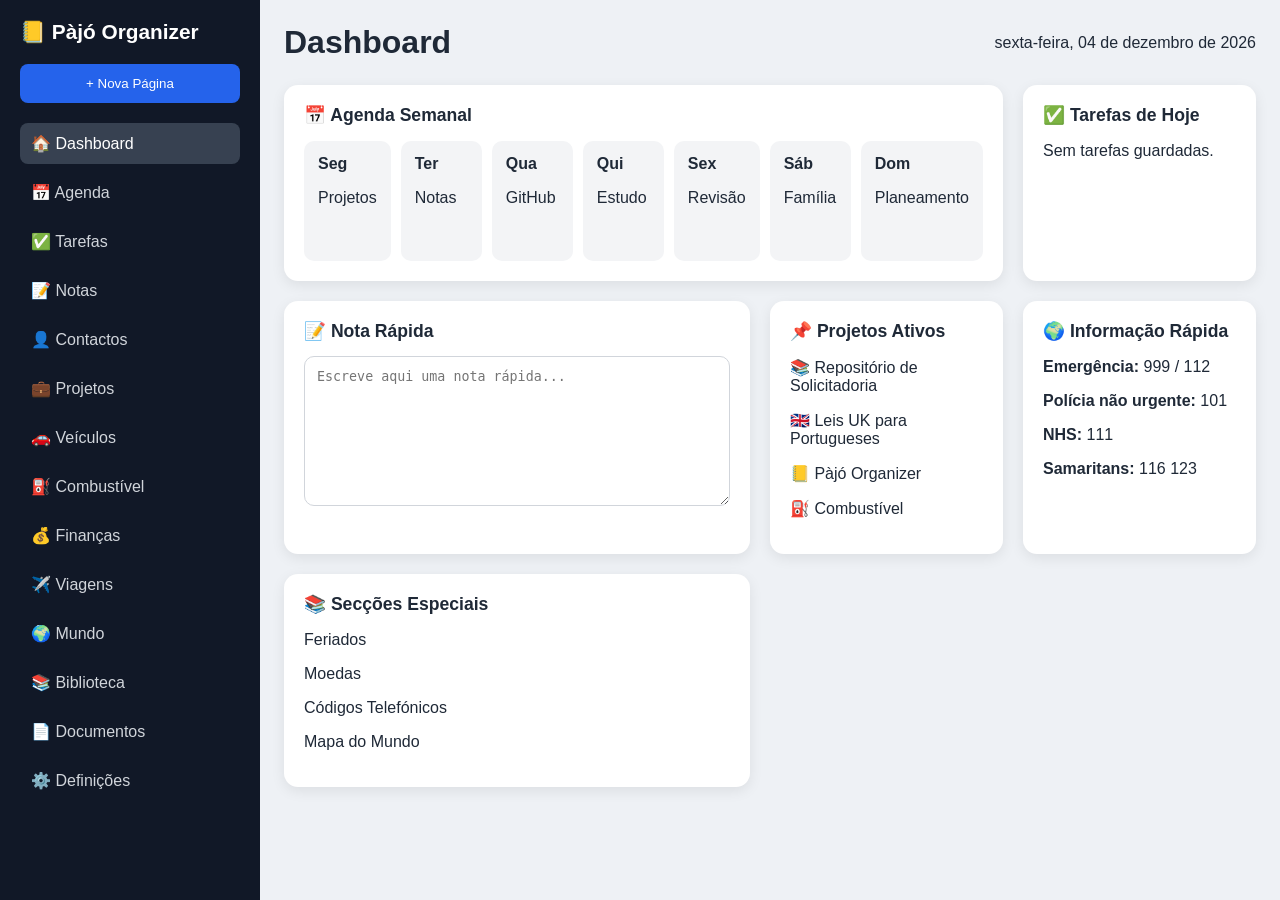
<file: index.html>
<!DOCTYPE html>
<html lang="pt">
<head>
<meta charset="UTF-8">
<meta name="viewport" content="width=device-width, initial-scale=1.0">
<title>Pàjó Organizer</title>
<link rel="manifest" href="manifest.json">
<link rel="stylesheet" href="css/style.css">
</head>
<body>

<div class="app">

<aside class="sidebar">
    <div class="logo">📒 Pàjó Organizer</div>
    <button class="new-page">+ Nova Página</button>

    <nav>
        <a class="active" data-section="dashboard">🏠 Dashboard</a>
        <a href="agenda/index.html">📅 Agenda</a>
        <a href="tarefas/index.html">✅ Tarefas</a>
        <a href="notas/index.html">📝 Notas</a>
        <a href="contactos/index.html">👤 Contactos</a>
        <a href="projetos/index.html">💼 Projetos</a>
        <a href="veiculos/index.html">🚗 Veículos</a>
        <a href="combustivel/index.html">⛽ Combustível</a>
        <a href="financas/index.html">💰 Finanças</a>
        <a href="viagens/index.html">✈️ Viagens</a>
        <a href="mundo/index.html">🌍 Mundo</a>
        <a href="biblioteca/index.html">📚 Biblioteca</a>
        <a href="documentos/index.html">📄 Documentos</a>
        <a href="definicoes/index.html">⚙️ Definições</a>
    </nav>
</aside>

<main class="main">

<header class="topbar">
    <h1 id="page-title">Dashboard</h1>
    <span id="today"></span>
</header>

<section id="dashboard" class="section active-section">
    <div class="grid">
        <div class="card large">
            <h2>📅 Agenda Semanal</h2>
            <div class="week">
                <div><strong>Seg</strong><p>Projetos</p></div>
                <div><strong>Ter</strong><p>Notas</p></div>
                <div><strong>Qua</strong><p>GitHub</p></div>
                <div><strong>Qui</strong><p>Estudo</p></div>
                <div><strong>Sex</strong><p>Revisão</p></div>
                <div><strong>Sáb</strong><p>Família</p></div>
                <div><strong>Dom</strong><p>Planeamento</p></div>
            </div>
        </div>

        <div class="card">
            <h2>✅ Tarefas de Hoje</h2>
            <ul id="dashboard-tasks"></ul>
        </div>

        <div class="card note">
            <h2>📝 Nota Rápida</h2>
            <textarea id="quick-note" placeholder="Escreve aqui uma nota rápida..."></textarea>
        </div>

        <div class="card">
            <h2>📌 Projetos Ativos</h2>
            <p>📚 Repositório de Solicitadoria</p>
            <p>🇬🇧 Leis UK para Portugueses</p>
            <p>📒 Pàjó Organizer</p>
            <p>⛽ Combustível</p>
        </div>

        <div class="card">
            <h2>🌍 Informação Rápida</h2>
            <p><strong>Emergência:</strong> 999 / 112</p>
            <p><strong>Polícia não urgente:</strong> 101</p>
            <p><strong>NHS:</strong> 111</p>
            <p><strong>Samaritans:</strong> 116 123</p>
        </div>

        <div class="card">
            <h2>📚 Secções Especiais</h2>
            <p>Feriados</p>
            <p>Moedas</p>
            <p>Códigos Telefónicos</p>
            <p>Mapa do Mundo</p>
        </div>
    </div>
</section>

<section id="agenda" class="section">
    <div class="card">
        <h2>📅 Agenda</h2>

        <div class="agenda-controls">
            <button id="agenda-prev">⬅ Anterior</button>
            <button id="agenda-today">Hoje</button>
            <button id="agenda-next">Seguinte ➡</button>
        </div>

        <div class="agenda-tabs">
            <button class="agenda-tab active" data-view="day">Dia</button>
            <button class="agenda-tab" data-view="week">Semana</button>
            <button class="agenda-tab" data-view="month">Mês</button>
            <button class="agenda-tab" data-view="year">Ano</button>
        </div>

        <h3 id="agenda-title"></h3>

        <div id="agenda-view"></div>

        <div class="event-form">
            <h3>➕ Novo compromisso</h3>
            <input id="event-title" type="text" placeholder="Título do compromisso">
            <input id="event-date" type="date">
            <input id="event-time" type="time">
            <textarea id="event-notes" placeholder="Notas..."></textarea>
            <button id="add-event">Adicionar compromisso</button>
        </div>

        <h3>📌 Compromissos guardados</h3>
        <ul id="event-list"></ul>
    </div>
</section>

<section id="tarefas" class="section">
    <div class="card">
        <h2>✅ Tarefas</h2>
        <div class="task-input">
            <input id="task-text" type="text" placeholder="Nova tarefa...">
            <button id="add-task">Adicionar</button>
        </div>
        <ul id="task-list"></ul>
    </div>
</section>

<section id="notas" class="section">
    <div class="card">
        <h2>📝 Notas</h2>
        <textarea id="main-notes" placeholder="Notas gerais..."></textarea>
    </div>
</section>

<section id="contactos" class="section">
    <div class="card">
        <h2>👤 Contactos</h2>
        <p>Área para contactos importantes.</p>
    </div>
</section>

<section id="projetos" class="section">
    <div class="card">
        <h2>💼 Projetos</h2>
        <p>Repositório de Solicitadoria, Leis UK, Organizer, Combustível, livros e ideias.</p>
    </div>
</section>

<section id="financas" class="section">
    <div class="card">
        <h2>💰 Finanças</h2>
        <p>Área para despesas, combustível, investimentos e controlo mensal.</p>
    </div>
</section>

<section id="viagens" class="section">
    <div class="card">
        <h2>✈️ Viagens</h2>
        <p>Informação de viagens, aeroportos, fusos horários e mapas.</p>
    </div>
</section>

<section id="mundo" class="section">
    <div class="grid">
        <div class="card"><h2>🌍 Fusos Horários</h2><p>UK: GMT/BST</p><p>Portugal: GMT/BST</p><p>Brasil: UTC -3</p></div>
        <div class="card"><h2>💱 Moedas</h2><p>Reino Unido: Libra (£)</p><p>Portugal: Euro (€)</p><p>EUA: Dólar ($)</p></div>
        <div class="card"><h2>☎️ Códigos Telefónicos</h2><p>UK: +44</p><p>Portugal: +351</p><p>Brasil: +55</p></div>
        <div class="card"><h2>🏖️ Feriados</h2><p>Secção futura para feriados UK, Portugal e internacionais.</p></div>
    </div>
</section>

<section id="definicoes" class="section">
    <div class="card">
        <h2>⚙️ Definições</h2>
        <button id="clear-data">Limpar dados guardados</button>
    </div>
</section>

</main>
</div>

<script src="js/script.js"></script>
</body>
</html>
</file>
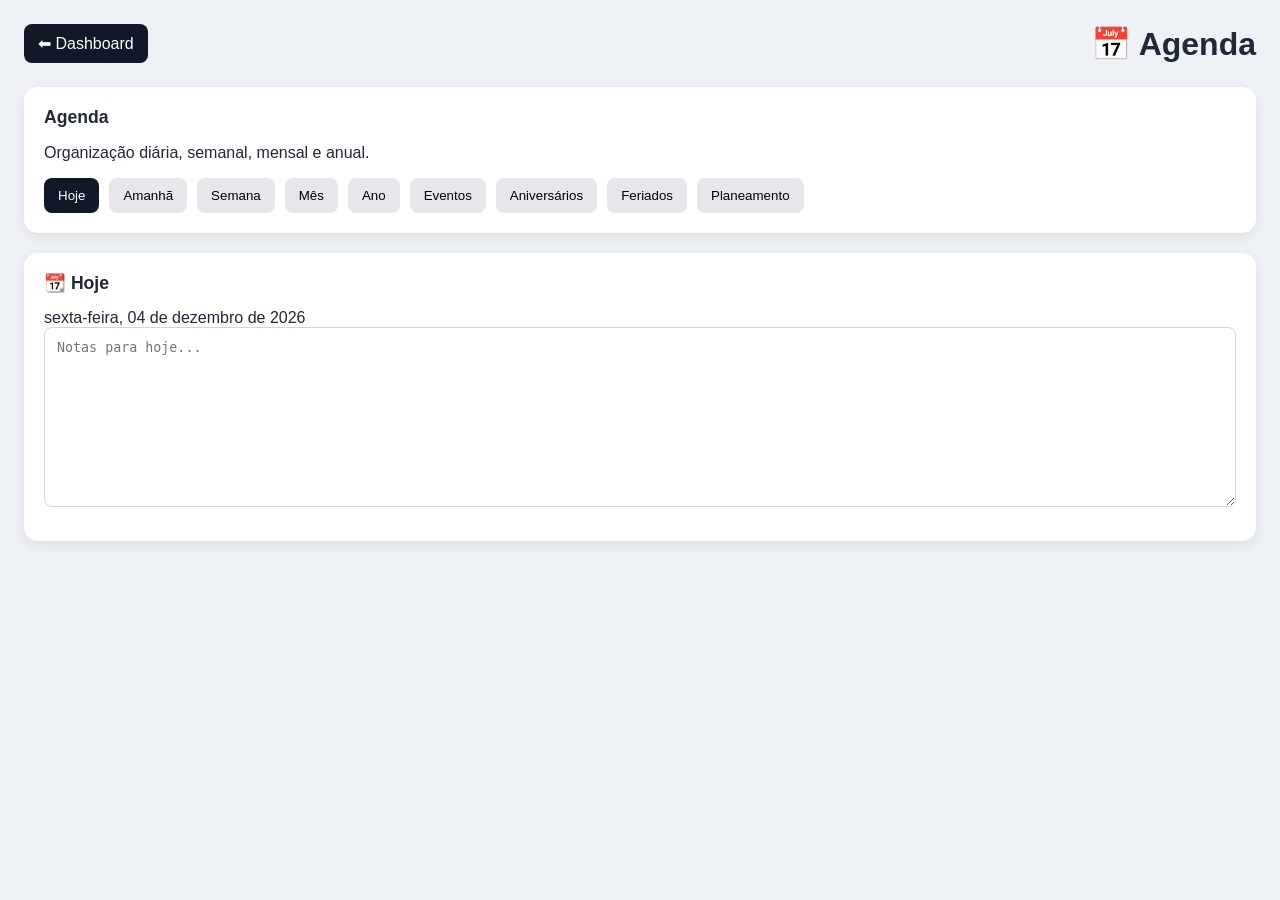
<file: agenda/index.html>
<!DOCTYPE html>
<html lang="pt">
<head>
<meta charset="UTF-8">
<meta name="viewport" content="width=device-width, initial-scale=1.0">
<title>Agenda | Pàjó Organizer</title>
<link rel="stylesheet" href="../css/style.css">
</head>
<body>

<div class="module-page">

<header class="module-header">
    <a href="../index.html">⬅ Dashboard</a>
    <h1>📅 Agenda</h1>
</header>

<main class="agenda-module">

<section class="card">
    <h2>Agenda</h2>
    <p>Organização diária, semanal, mensal e anual.</p>

    <div class="agenda-menu">
        <button class="agenda-menu-btn active" data-tab="hoje">Hoje</button>
        <button class="agenda-menu-btn" data-tab="amanha">Amanhã</button>
        <button class="agenda-menu-btn" data-tab="semana">Semana</button>
        <button class="agenda-menu-btn" data-tab="mes">Mês</button>
        <button class="agenda-menu-btn" data-tab="ano">Ano</button>
        <button class="agenda-menu-btn" data-tab="eventos">Eventos</button>
        <button class="agenda-menu-btn" data-tab="aniversarios">Aniversários</button>
        <button class="agenda-menu-btn" data-tab="feriados">Feriados</button>
        <button class="agenda-menu-btn" data-tab="planeamento">Planeamento</button>
    </div>
</section>

<section id="hoje" class="agenda-tab-content active-tab card">
    <h2>📆 Hoje</h2>
    <div id="agenda-today-date"></div>
    <textarea id="agenda-hoje-notas" placeholder="Notas para hoje..."></textarea>
</section>

<section id="amanha" class="agenda-tab-content card">
    <h2>📆 Amanhã</h2>
    <div id="agenda-tomorrow-date"></div>
    <textarea id="agenda-amanha-notas" placeholder="Notas para amanhã..."></textarea>
</section>

<section id="semana" class="agenda-tab-content card">
    <h2>📖 Semana</h2>
    <div class="agenda-week-paper">
        <textarea placeholder="Segunda-feira"></textarea>
        <textarea placeholder="Terça-feira"></textarea>
        <textarea placeholder="Quarta-feira"></textarea>
        <textarea placeholder="Quinta-feira"></textarea>
        <textarea placeholder="Sexta-feira"></textarea>
        <textarea placeholder="Sábado"></textarea>
        <textarea placeholder="Domingo"></textarea>
    </div>
</section>

<section id="mes" class="agenda-tab-content card">
    <h2>🗓 Mês</h2>
    <p>Planeamento mensal.</p>
    <textarea id="agenda-mes-notas" placeholder="Notas do mês..."></textarea>
</section>

<section id="ano" class="agenda-tab-content card">
    <h2>📊 Ano</h2>
    <p>Planeamento anual.</p>
    <textarea id="agenda-ano-notas" placeholder="Objetivos e notas do ano..."></textarea>
</section>

<section id="eventos" class="agenda-tab-content card">
    <h2>📌 Eventos</h2>
    <input id="evento-titulo" type="text" placeholder="Título do evento">
    <input id="evento-data" type="date">
    <input id="evento-hora" type="time">
    <button id="guardar-evento">Guardar evento</button>
    <ul id="lista-eventos"></ul>
</section>

<section id="aniversarios" class="agenda-tab-content card">
    <h2>🎂 Aniversários</h2>
    <input id="aniv-nome" type="text" placeholder="Nome">
    <input id="aniv-data" type="date">
    <button id="guardar-aniv">Guardar aniversário</button>
    <ul id="lista-aniversarios"></ul>
</section>

<section id="feriados" class="agenda-tab-content card">
    <h2>🎉 Feriados</h2>
    <p>Secção para feriados do Reino Unido, Portugal e outros países.</p>
</section>

<section id="planeamento" class="agenda-tab-content card">
    <h2>🧭 Planeamento</h2>
    <textarea id="agenda-planeamento" placeholder="Planeamento geral..."></textarea>
</section>

</main>

</div>

<script src="script.js"></script>
</body>
</html>
</file>
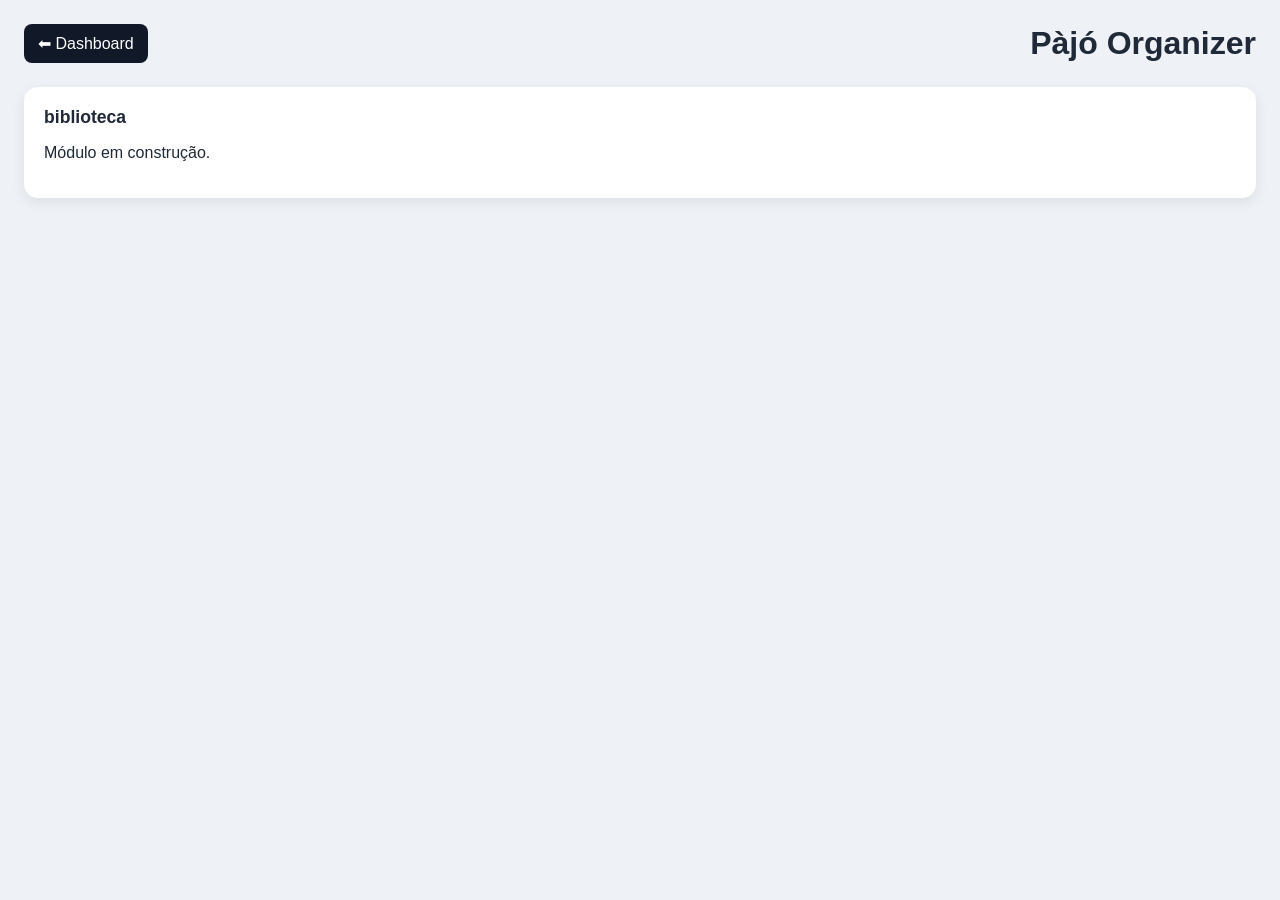
<file: biblioteca/index.html>
<!DOCTYPE html>
<html lang="pt">
<head>
<meta charset="UTF-8">
<meta name="viewport" content="width=device-width, initial-scale=1.0">
<title>Pàjó Organizer — biblioteca</title>
<link rel="stylesheet" href="../css/style.css">
</head>
<body>

<div class="module-page">
    <header class="module-header">
        <a href="../index.html">⬅ Dashboard</a>
        <h1>Pàjó Organizer</h1>
    </header>

    <main class="card">
        <h2>biblioteca</h2>
        <p>Módulo em construção.</p>
    </main>
</div>

</body>
</html>
</file>
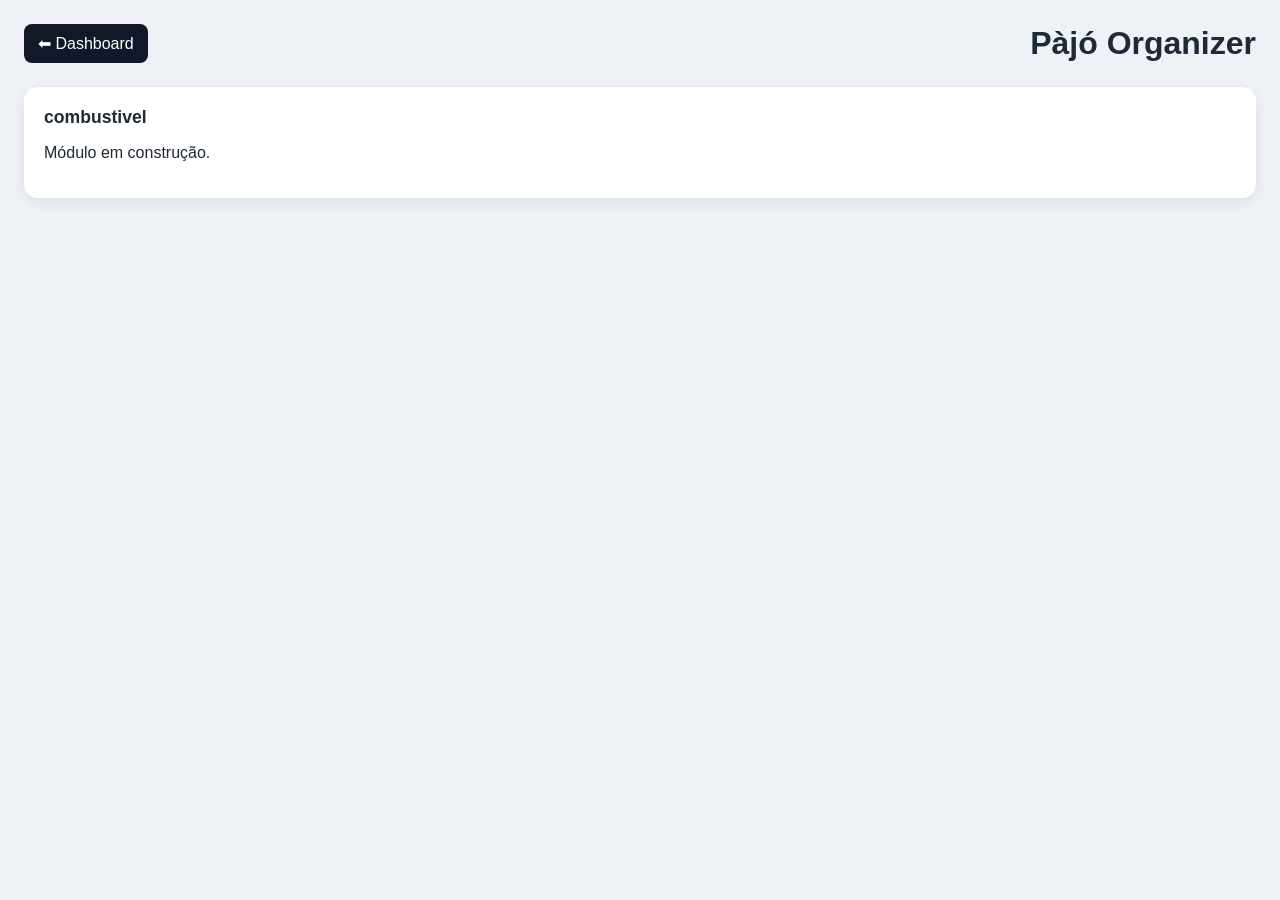
<file: combustivel/index.html>
<!DOCTYPE html>
<html lang="pt">
<head>
<meta charset="UTF-8">
<meta name="viewport" content="width=device-width, initial-scale=1.0">
<title>Pàjó Organizer — combustivel</title>
<link rel="stylesheet" href="../css/style.css">
</head>
<body>

<div class="module-page">
    <header class="module-header">
        <a href="../index.html">⬅ Dashboard</a>
        <h1>Pàjó Organizer</h1>
    </header>

    <main class="card">
        <h2>combustivel</h2>
        <p>Módulo em construção.</p>
    </main>
</div>

</body>
</html>
</file>
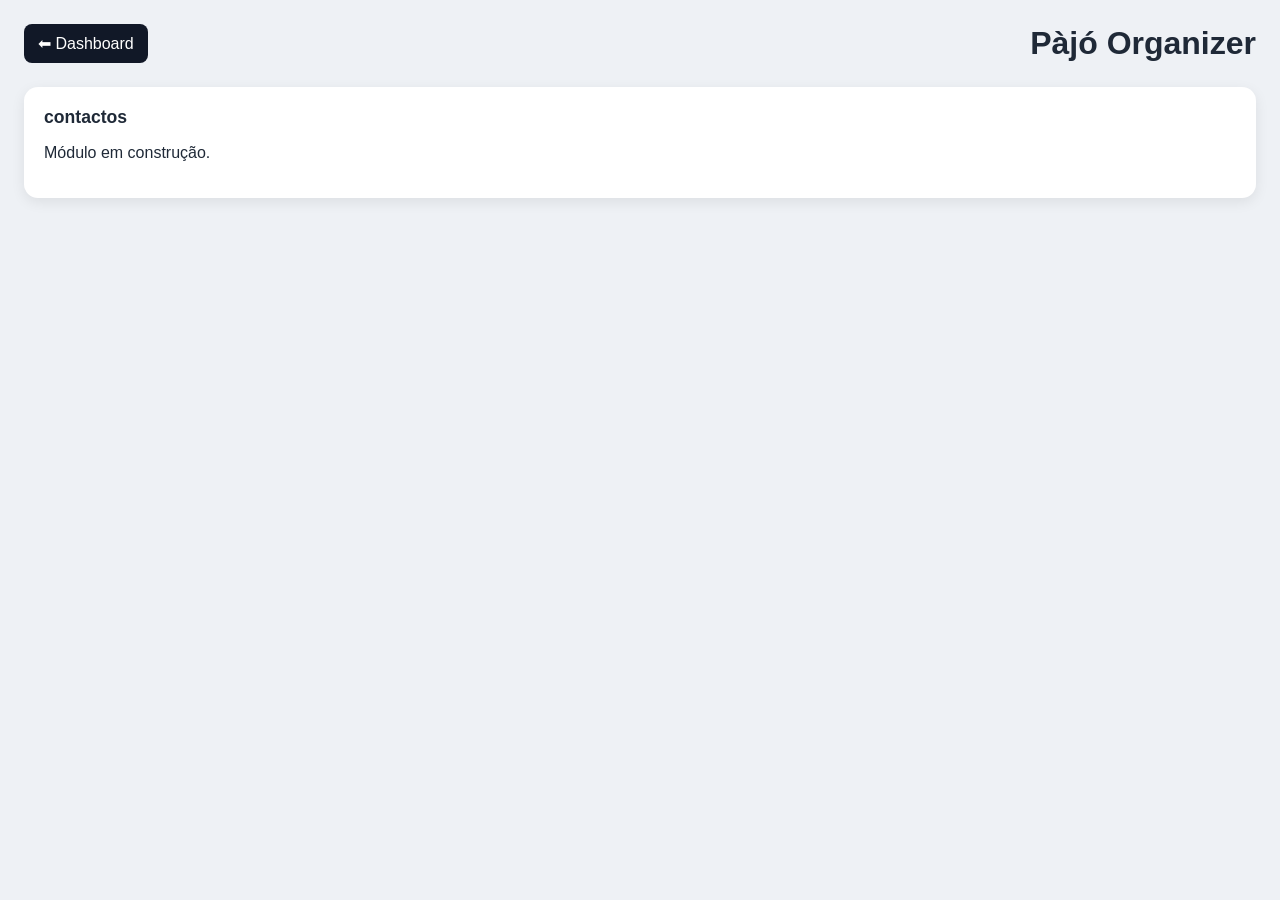
<file: contactos/index.html>
<!DOCTYPE html>
<html lang="pt">
<head>
<meta charset="UTF-8">
<meta name="viewport" content="width=device-width, initial-scale=1.0">
<title>Pàjó Organizer — contactos</title>
<link rel="stylesheet" href="../css/style.css">
</head>
<body>

<div class="module-page">
    <header class="module-header">
        <a href="../index.html">⬅ Dashboard</a>
        <h1>Pàjó Organizer</h1>
    </header>

    <main class="card">
        <h2>contactos</h2>
        <p>Módulo em construção.</p>
    </main>
</div>

</body>
</html>
</file>
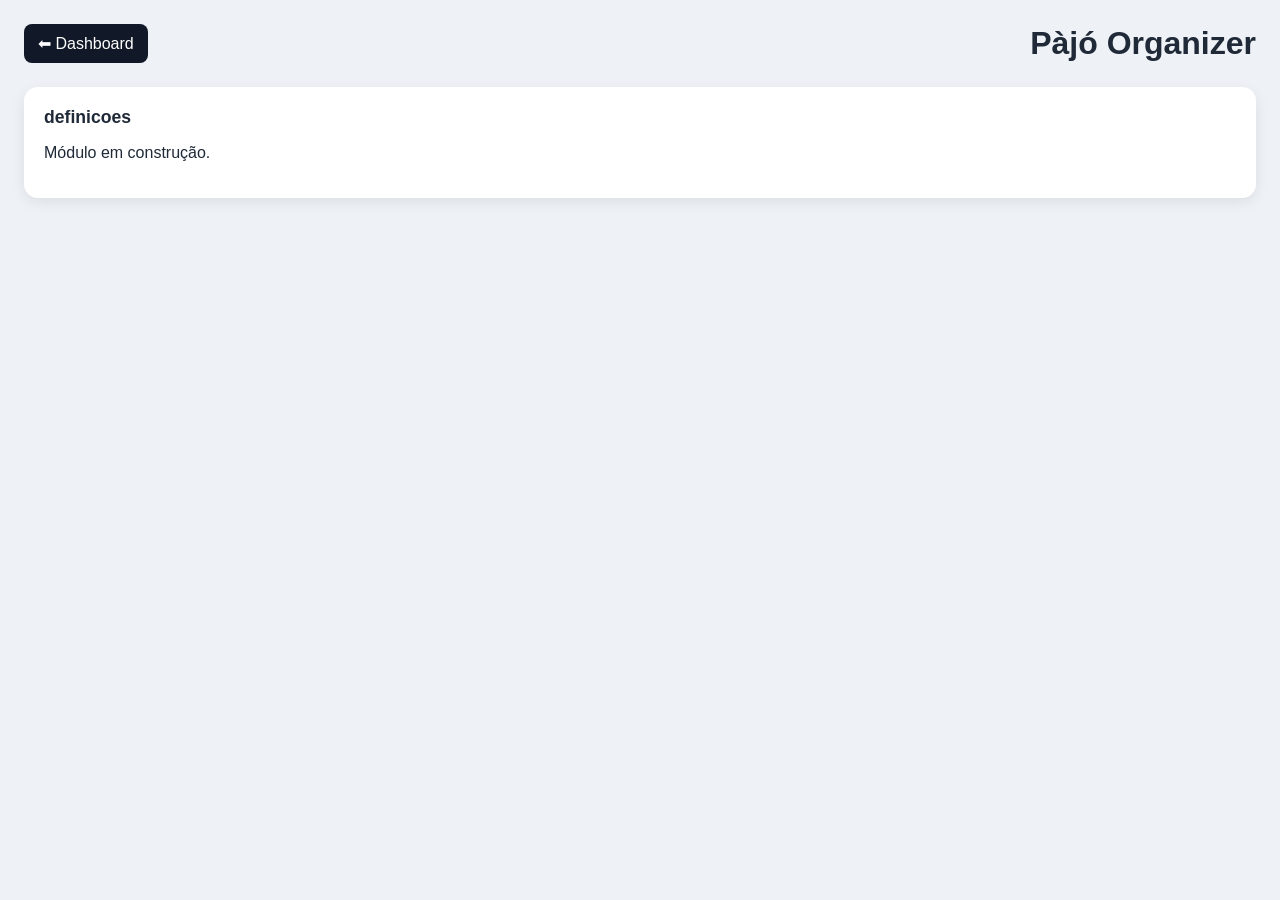
<file: definicoes/index.html>
<!DOCTYPE html>
<html lang="pt">
<head>
<meta charset="UTF-8">
<meta name="viewport" content="width=device-width, initial-scale=1.0">
<title>Pàjó Organizer — definicoes</title>
<link rel="stylesheet" href="../css/style.css">
</head>
<body>

<div class="module-page">
    <header class="module-header">
        <a href="../index.html">⬅ Dashboard</a>
        <h1>Pàjó Organizer</h1>
    </header>

    <main class="card">
        <h2>definicoes</h2>
        <p>Módulo em construção.</p>
    </main>
</div>

</body>
</html>
</file>
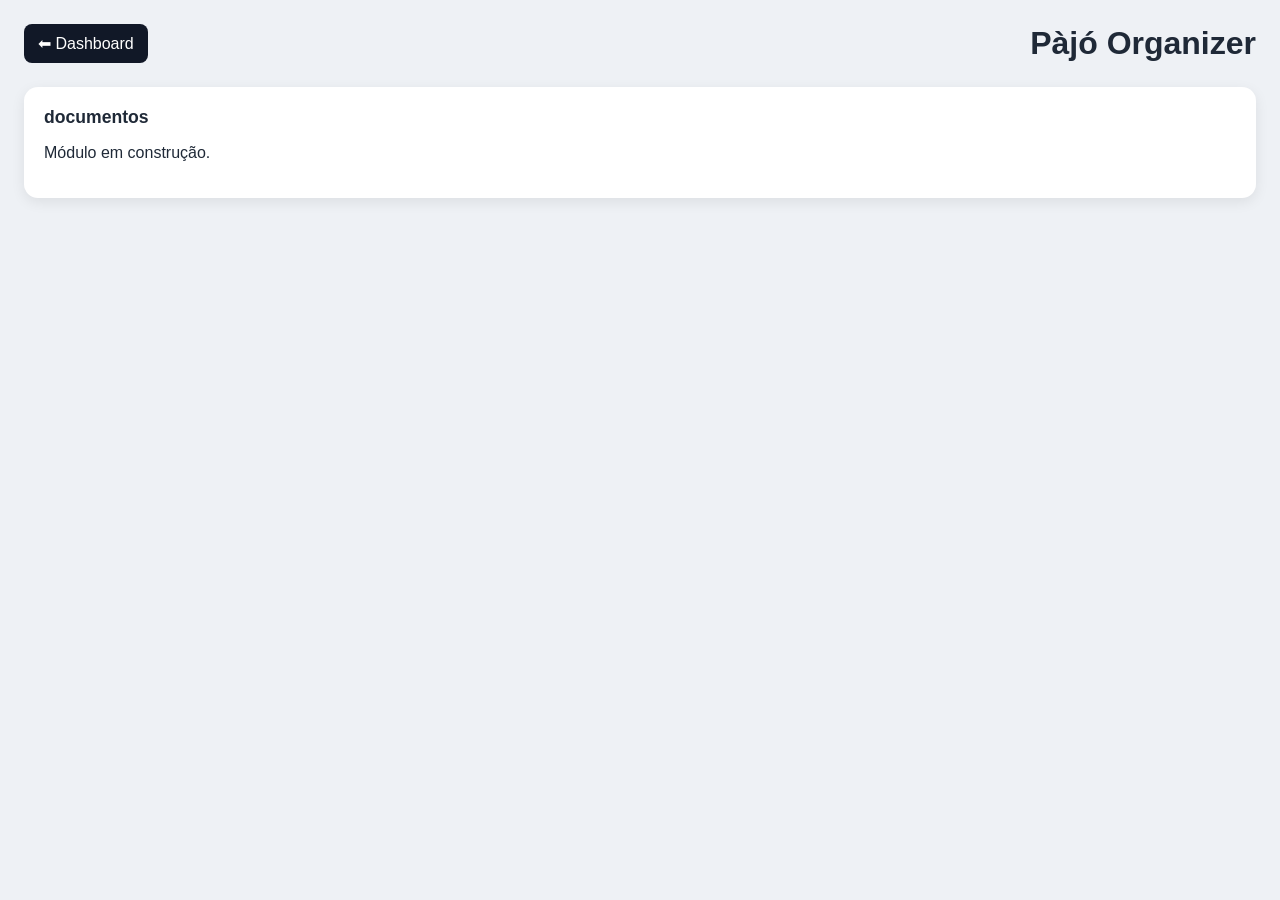
<file: documentos/index.html>
<!DOCTYPE html>
<html lang="pt">
<head>
<meta charset="UTF-8">
<meta name="viewport" content="width=device-width, initial-scale=1.0">
<title>Pàjó Organizer — documentos</title>
<link rel="stylesheet" href="../css/style.css">
</head>
<body>

<div class="module-page">
    <header class="module-header">
        <a href="../index.html">⬅ Dashboard</a>
        <h1>Pàjó Organizer</h1>
    </header>

    <main class="card">
        <h2>documentos</h2>
        <p>Módulo em construção.</p>
    </main>
</div>

</body>
</html>
</file>
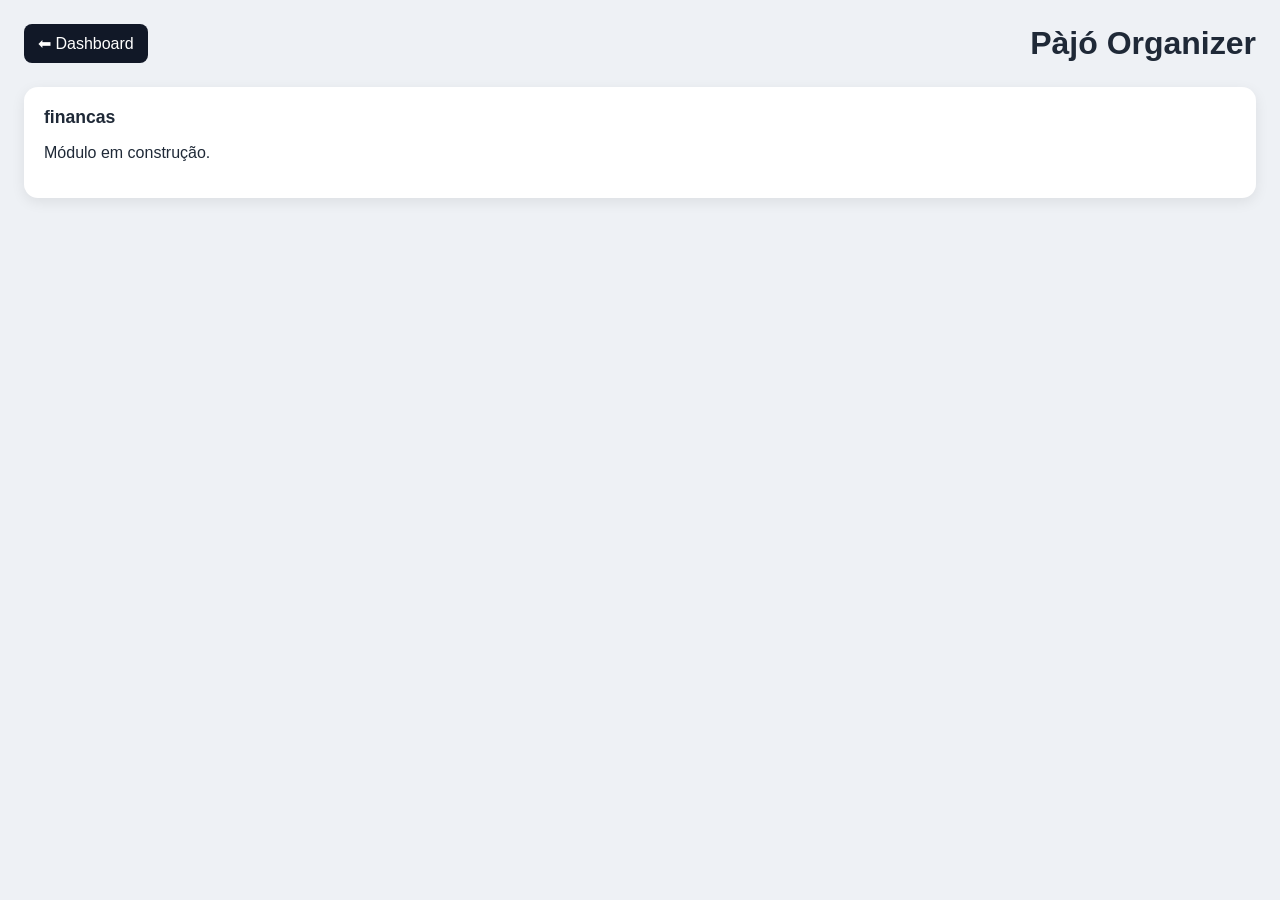
<file: financas/index.html>
<!DOCTYPE html>
<html lang="pt">
<head>
<meta charset="UTF-8">
<meta name="viewport" content="width=device-width, initial-scale=1.0">
<title>Pàjó Organizer — financas</title>
<link rel="stylesheet" href="../css/style.css">
</head>
<body>

<div class="module-page">
    <header class="module-header">
        <a href="../index.html">⬅ Dashboard</a>
        <h1>Pàjó Organizer</h1>
    </header>

    <main class="card">
        <h2>financas</h2>
        <p>Módulo em construção.</p>
    </main>
</div>

</body>
</html>
</file>
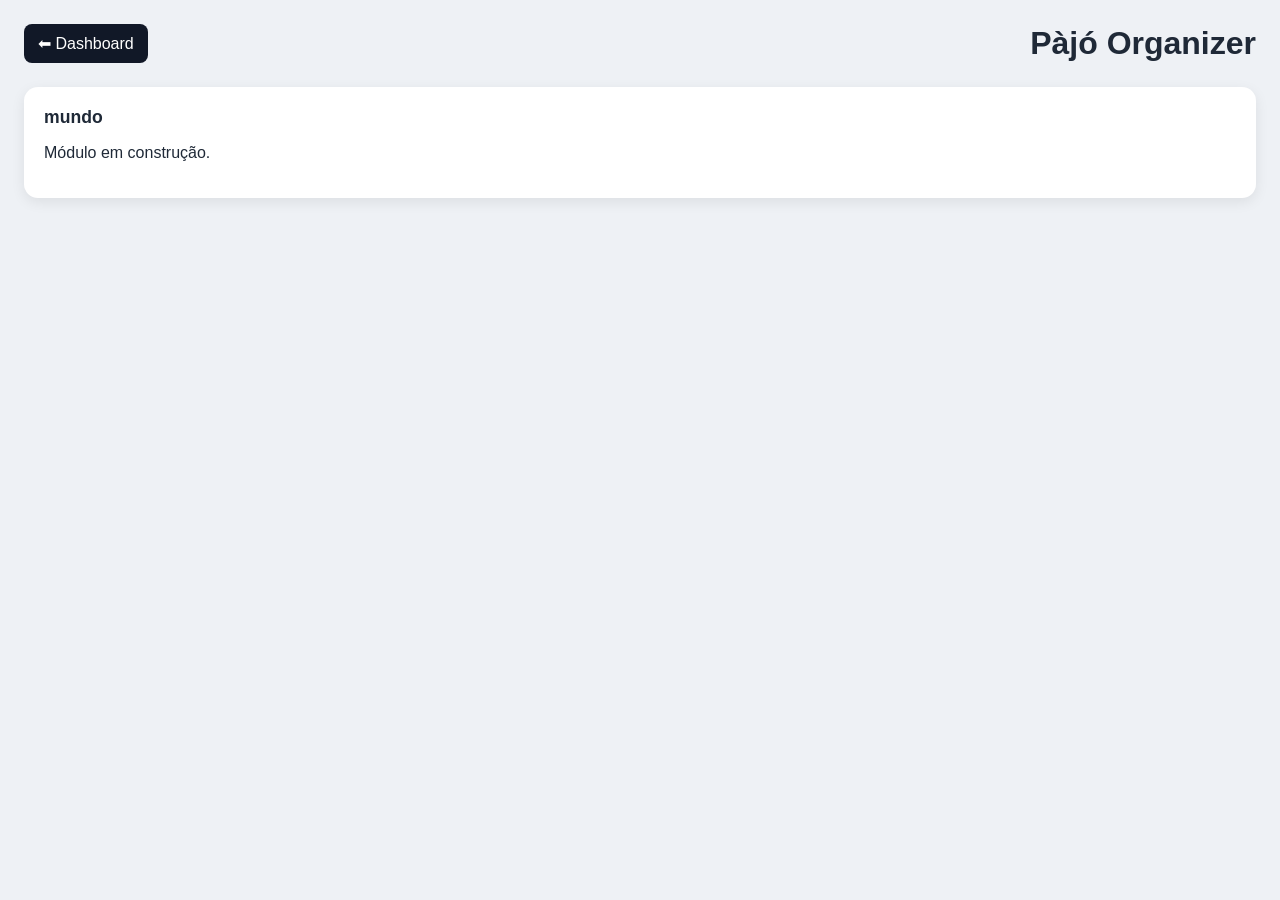
<file: mundo/index.html>
<!DOCTYPE html>
<html lang="pt">
<head>
<meta charset="UTF-8">
<meta name="viewport" content="width=device-width, initial-scale=1.0">
<title>Pàjó Organizer — mundo</title>
<link rel="stylesheet" href="../css/style.css">
</head>
<body>

<div class="module-page">
    <header class="module-header">
        <a href="../index.html">⬅ Dashboard</a>
        <h1>Pàjó Organizer</h1>
    </header>

    <main class="card">
        <h2>mundo</h2>
        <p>Módulo em construção.</p>
    </main>
</div>

</body>
</html>
</file>
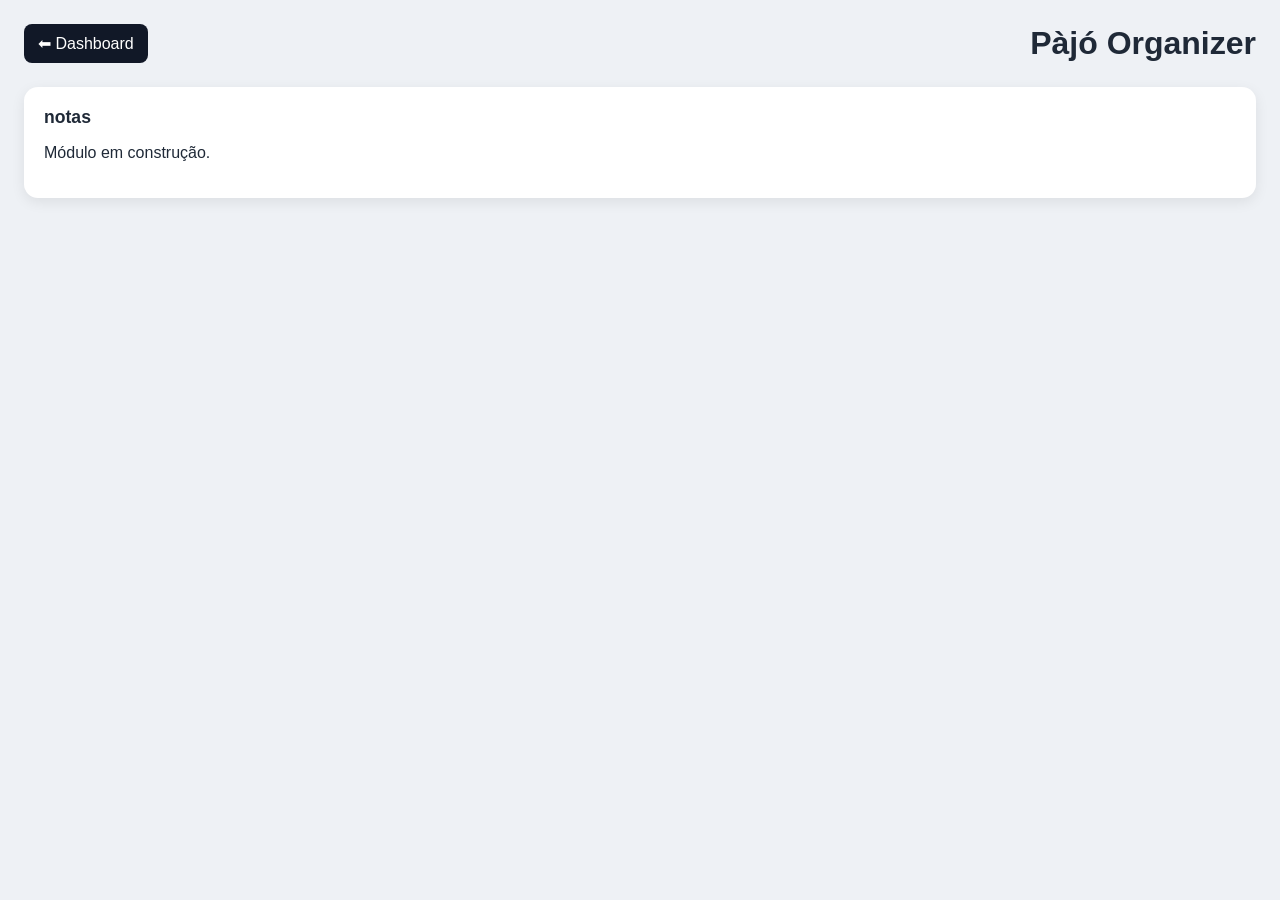
<file: notas/index.html>
<!DOCTYPE html>
<html lang="pt">
<head>
<meta charset="UTF-8">
<meta name="viewport" content="width=device-width, initial-scale=1.0">
<title>Pàjó Organizer — notas</title>
<link rel="stylesheet" href="../css/style.css">
</head>
<body>

<div class="module-page">
    <header class="module-header">
        <a href="../index.html">⬅ Dashboard</a>
        <h1>Pàjó Organizer</h1>
    </header>

    <main class="card">
        <h2>notas</h2>
        <p>Módulo em construção.</p>
    </main>
</div>

</body>
</html>
</file>
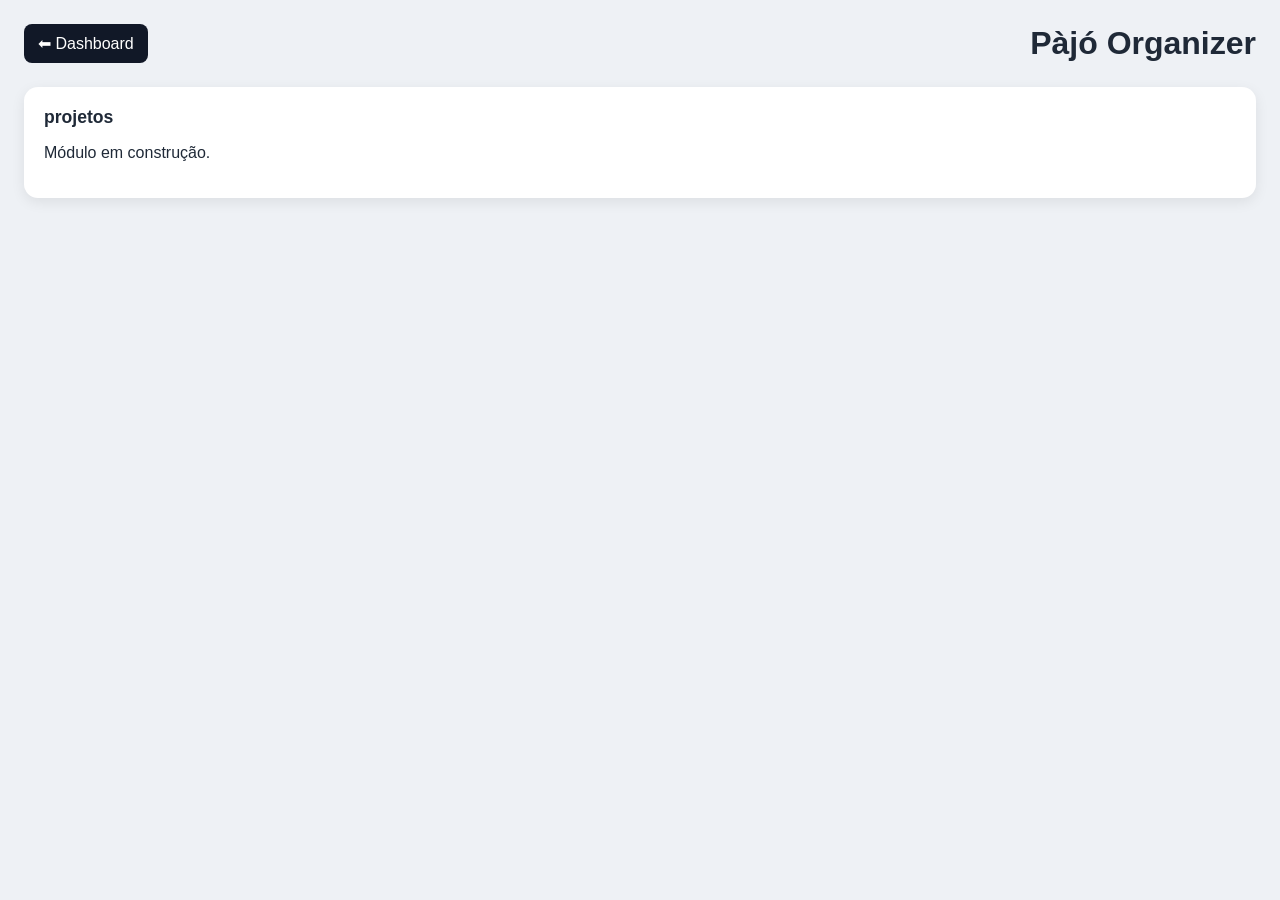
<file: projetos/index.html>
<!DOCTYPE html>
<html lang="pt">
<head>
<meta charset="UTF-8">
<meta name="viewport" content="width=device-width, initial-scale=1.0">
<title>Pàjó Organizer — projetos</title>
<link rel="stylesheet" href="../css/style.css">
</head>
<body>

<div class="module-page">
    <header class="module-header">
        <a href="../index.html">⬅ Dashboard</a>
        <h1>Pàjó Organizer</h1>
    </header>

    <main class="card">
        <h2>projetos</h2>
        <p>Módulo em construção.</p>
    </main>
</div>

</body>
</html>
</file>
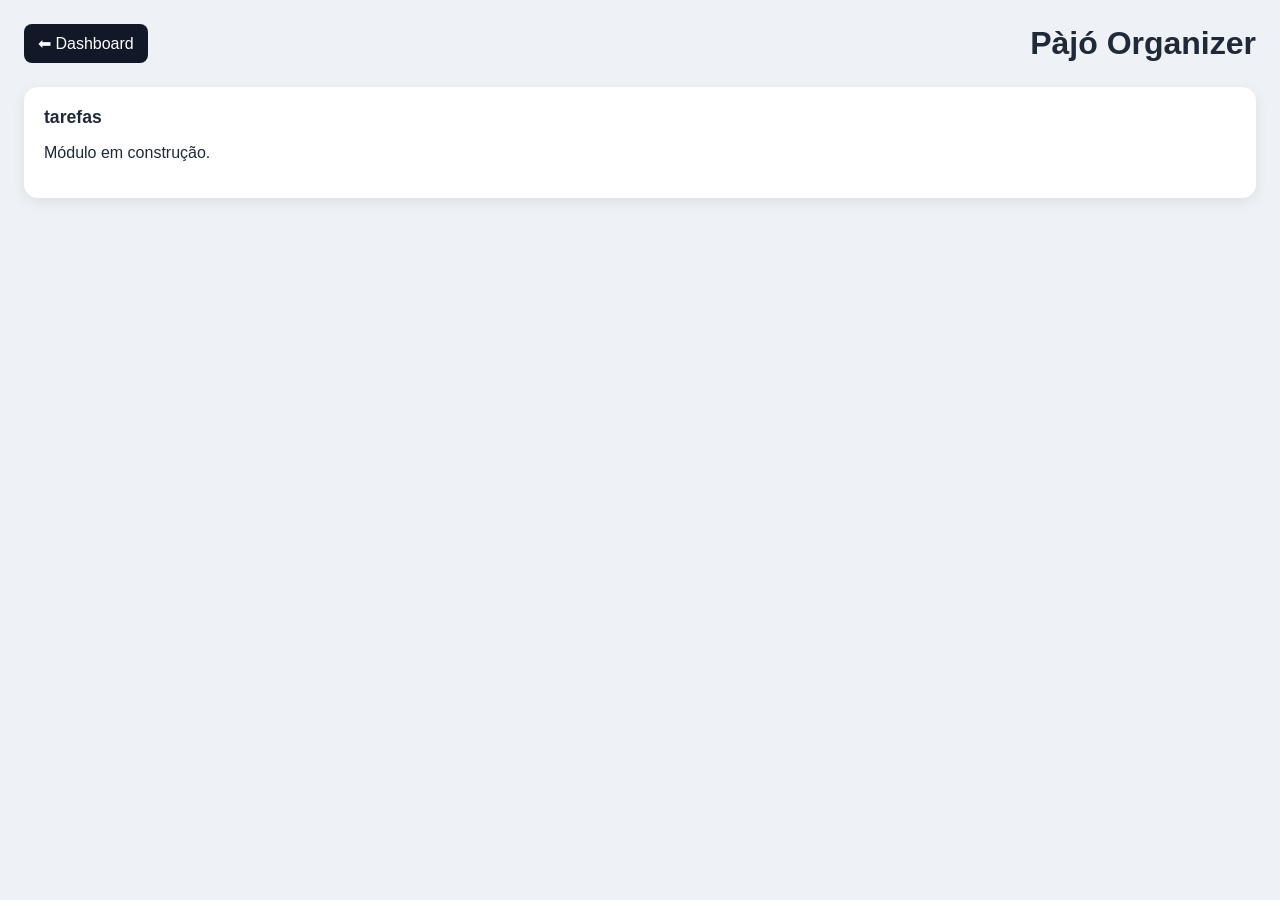
<file: tarefas/index.html>
<!DOCTYPE html>
<html lang="pt">
<head>
<meta charset="UTF-8">
<meta name="viewport" content="width=device-width, initial-scale=1.0">
<title>Pàjó Organizer — tarefas</title>
<link rel="stylesheet" href="../css/style.css">
</head>
<body>

<div class="module-page">
    <header class="module-header">
        <a href="../index.html">⬅ Dashboard</a>
        <h1>Pàjó Organizer</h1>
    </header>

    <main class="card">
        <h2>tarefas</h2>
        <p>Módulo em construção.</p>
    </main>
</div>

</body>
</html>
</file>
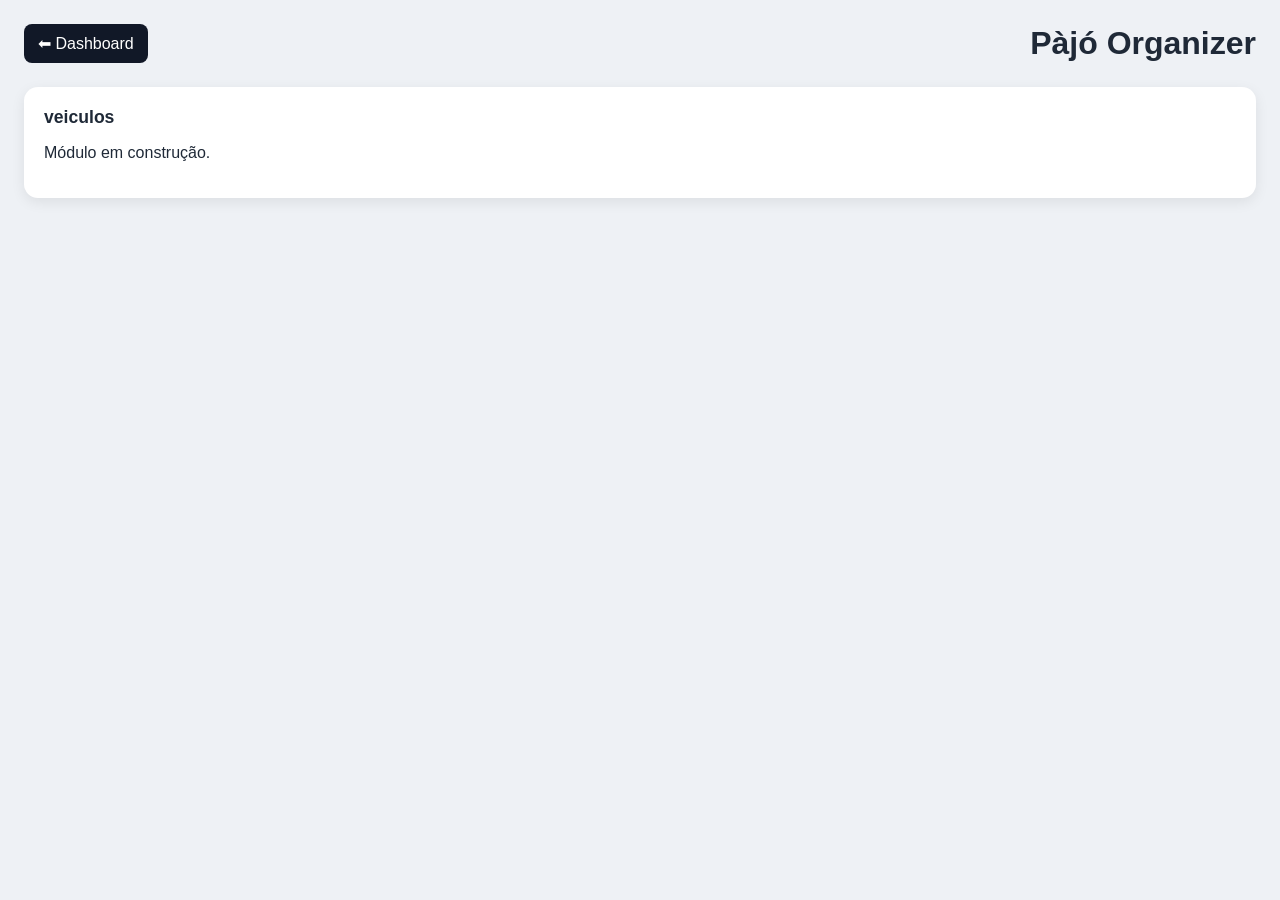
<file: veiculos/index.html>
<!DOCTYPE html>
<html lang="pt">
<head>
<meta charset="UTF-8">
<meta name="viewport" content="width=device-width, initial-scale=1.0">
<title>Pàjó Organizer — veiculos</title>
<link rel="stylesheet" href="../css/style.css">
</head>
<body>

<div class="module-page">
    <header class="module-header">
        <a href="../index.html">⬅ Dashboard</a>
        <h1>Pàjó Organizer</h1>
    </header>

    <main class="card">
        <h2>veiculos</h2>
        <p>Módulo em construção.</p>
    </main>
</div>

</body>
</html>
</file>
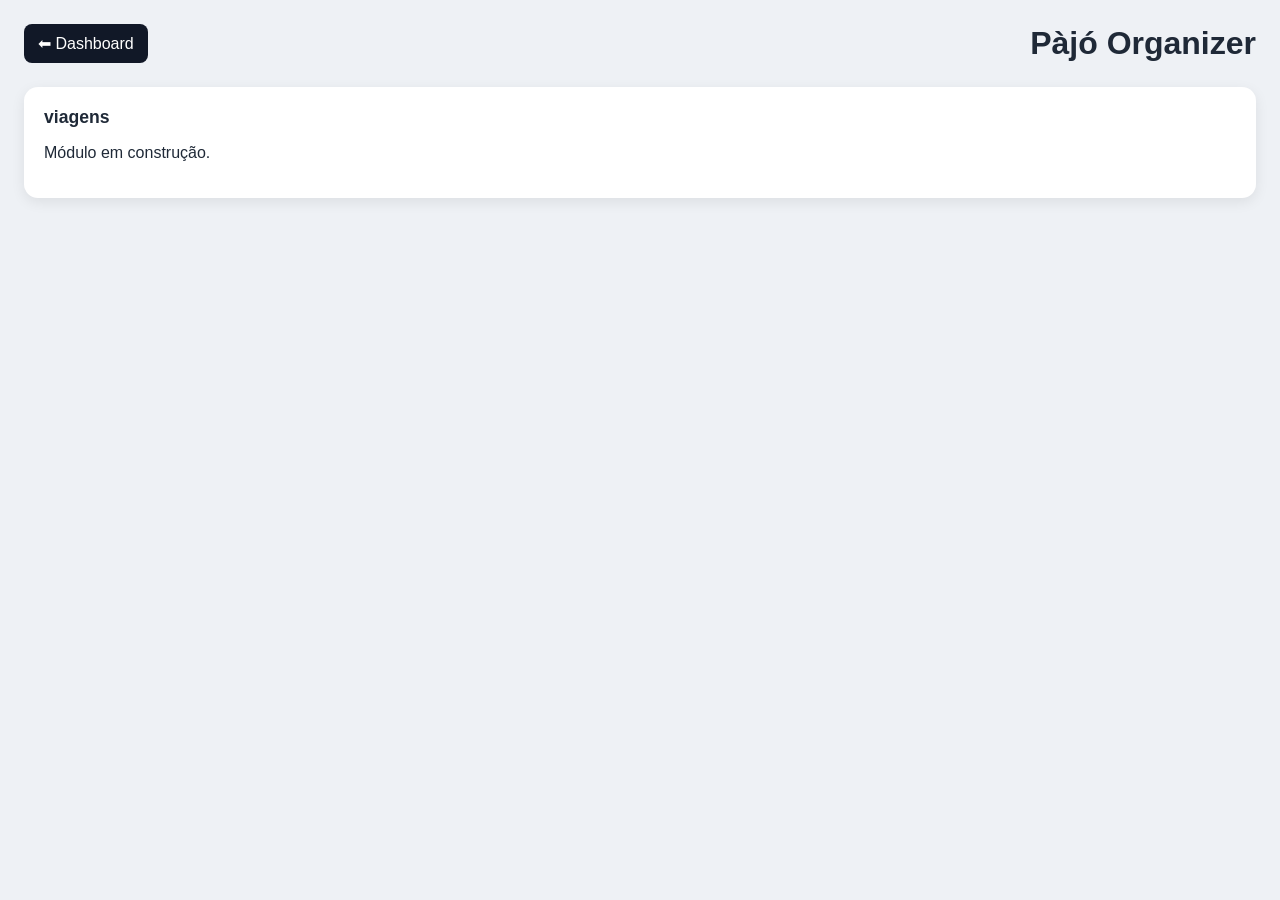
<file: viagens/index.html>
<!DOCTYPE html>
<html lang="pt">
<head>
<meta charset="UTF-8">
<meta name="viewport" content="width=device-width, initial-scale=1.0">
<title>Pàjó Organizer — viagens</title>
<link rel="stylesheet" href="../css/style.css">
</head>
<body>

<div class="module-page">
    <header class="module-header">
        <a href="../index.html">⬅ Dashboard</a>
        <h1>Pàjó Organizer</h1>
    </header>

    <main class="card">
        <h2>viagens</h2>
        <p>Módulo em construção.</p>
    </main>
</div>

</body>
</html>
</file>
<file: css/style.css>
*{
    box-sizing:border-box;
}

body{
    margin:0;
    font-family:Arial,Helvetica,sans-serif;
    background:#eef1f5;
    color:#1f2937;
}

.app{
    display:flex;
    min-height:100vh;
}

.sidebar{
    width:260px;
    background:#111827;
    color:white;
    padding:20px;
}

.logo{
    font-size:1.3rem;
    font-weight:bold;
    margin-bottom:20px;
}

.new-page{
    width:100%;
    padding:12px;
    background:#2563eb;
    color:white;
    border:none;
    border-radius:8px;
    margin-bottom:20px;
    cursor:pointer;
}

.sidebar nav{
    display:flex;
    flex-direction:column;
    gap:8px;
}

.sidebar a{
    padding:11px;
    border-radius:8px;
    color:#d1d5db;
    text-decoration:none;
    cursor:pointer;
}

.sidebar a:hover,
.sidebar a.active{
    background:#374151;
    color:white;
}

.main{
    flex:1;
    padding:24px;
}

.topbar{
    display:flex;
    justify-content:space-between;
    align-items:center;
    margin-bottom:24px;
}

.topbar h1{
    margin:0;
}

.grid{
    display:grid;
    grid-template-columns:2fr 1fr 1fr;
    gap:20px;
}

.card{
    background:white;
    border-radius:14px;
    padding:20px;
    box-shadow:0 4px 14px rgba(0,0,0,0.08);
}

.card.large{
    grid-column:span 2;
}

.card h2{
    margin-top:0;
    font-size:1.1rem;
}

.week{
    display:grid;
    grid-template-columns:repeat(7,1fr);
    gap:10px;
}

.week div{
    background:#f3f4f6;
    padding:14px;
    border-radius:10px;
    min-height:120px;
}

ul{
    padding-left:0;
    list-style:none;
}

li{
    margin-bottom:12px;
}

textarea{
    width:100%;
    min-height:150px;
    border:1px solid #d1d5db;
    border-radius:10px;
    padding:12px;
    resize:vertical;
}

@media(max-width:900px){
    .app{
        flex-direction:column;
    }

    .sidebar{
        width:100%;
    }

    .grid{
        grid-template-columns:1fr;
    }

    .card.large{
        grid-column:span 1;
    }

    .week{
        grid-template-columns:1fr;
    }
}

.section{
    display:none;
}

.active-section{
    display:block;
}

.task-input{
    display:flex;
    gap:10px;
    margin-bottom:20px;
}

.task-input input{
    flex:1;
    padding:12px;
    border:1px solid #d1d5db;
    border-radius:8px;
}

.task-input button,
#clear-data{
    padding:12px 16px;
    background:#2563eb;
    color:white;
    border:none;
    border-radius:8px;
    cursor:pointer;
}

#task-list li{
    display:flex;
    gap:10px;
    align-items:center;
    justify-content:space-between;
    padding:10px;
    border-bottom:1px solid #e5e7eb;
}

#task-list button{
    background:#ef4444;
    color:white;
    border:none;
    border-radius:6px;
    padding:4px 8px;
    cursor:pointer;
}

.agenda-controls,
.agenda-tabs{
    display:flex;
    flex-wrap:wrap;
    gap:10px;
    margin-bottom:15px;
}

.agenda-controls button,
.agenda-tabs button,
#add-event{
    padding:10px 14px;
    border:none;
    border-radius:8px;
    background:#2563eb;
    color:white;
    cursor:pointer;
}

.agenda-tab.active{
    background:#111827;
}

#agenda-view{
    margin:20px 0;
}

.agenda-day,
.agenda-week,
.agenda-month,
.agenda-year{
    display:grid;
    gap:10px;
}

.agenda-day{
    grid-template-columns:1fr;
}

.hour-block,
.week-day,
.month-day,
.year-month{
    background:#f3f4f6;
    border-radius:10px;
    padding:12px;
    min-height:70px;
}

.agenda-week{
    grid-template-columns:repeat(7,1fr);
}

.agenda-month{
    grid-template-columns:repeat(7,1fr);
}

.agenda-year{
    grid-template-columns:repeat(4,1fr);
}

.event-form{
    display:grid;
    gap:10px;
    margin-top:25px;
    margin-bottom:20px;
}

.event-form input,
.event-form textarea{
    padding:12px;
    border:1px solid #d1d5db;
    border-radius:8px;
}

.event-item{
    display:flex;
    justify-content:space-between;
    gap:10px;
    padding:10px;
    border-bottom:1px solid #e5e7eb;
}

.event-item button{
    background:#ef4444;
    color:white;
    border:none;
    border-radius:6px;
    padding:4px 8px;
    cursor:pointer;
}

@media(max-width:900px){
    .agenda-week,
    .agenda-month,
    .agenda-year{
        grid-template-columns:1fr;
    }
}

/* ===== Arquitetura Modular v1.0 ===== */

.module-page{
    min-height:100vh;
    padding:24px;
    background:#eef1f5;
}

.module-header{
    display:flex;
    justify-content:space-between;
    align-items:center;
    margin-bottom:24px;
}

.module-header a{
    background:#111827;
    color:white;
    text-decoration:none;
    padding:10px 14px;
    border-radius:8px;
}

.module-header h1{
    margin:0;
}

/* ===== Agenda módulo 01 ===== */

.agenda-module{
    display:grid;
    gap:20px;
}

.agenda-menu{
    display:flex;
    flex-wrap:wrap;
    gap:10px;
    margin-top:15px;
}

.agenda-menu-btn{
    padding:10px 14px;
    border:none;
    border-radius:8px;
    background:#e5e7eb;
    cursor:pointer;
}

.agenda-menu-btn.active{
    background:#111827;
    color:white;
}

.agenda-tab-content{
    display:none;
}

.agenda-tab-content.active-tab{
    display:block;
}

.agenda-tab-content textarea,
.agenda-tab-content input{
    width:100%;
    margin-bottom:10px;
    padding:12px;
    border:1px solid #d1d5db;
    border-radius:8px;
}

.agenda-tab-content textarea{
    min-height:180px;
}

.agenda-week-paper{
    display:grid;
    grid-template-columns:repeat(2,1fr);
    gap:12px;
}

.agenda-week-paper textarea{
    min-height:140px;
}

.agenda-tab-content button{
    padding:10px 14px;
    border:none;
    border-radius:8px;
    background:#2563eb;
    color:white;
    cursor:pointer;
}

.agenda-tab-content li{
    margin-bottom:10px;
}

.agenda-tab-content li button{
    background:#ef4444;
    padding:4px 8px;
    margin-left:10px;
}

@media(max-width:900px){
    .agenda-week-paper{
        grid-template-columns:1fr;
    }
}
</file>
